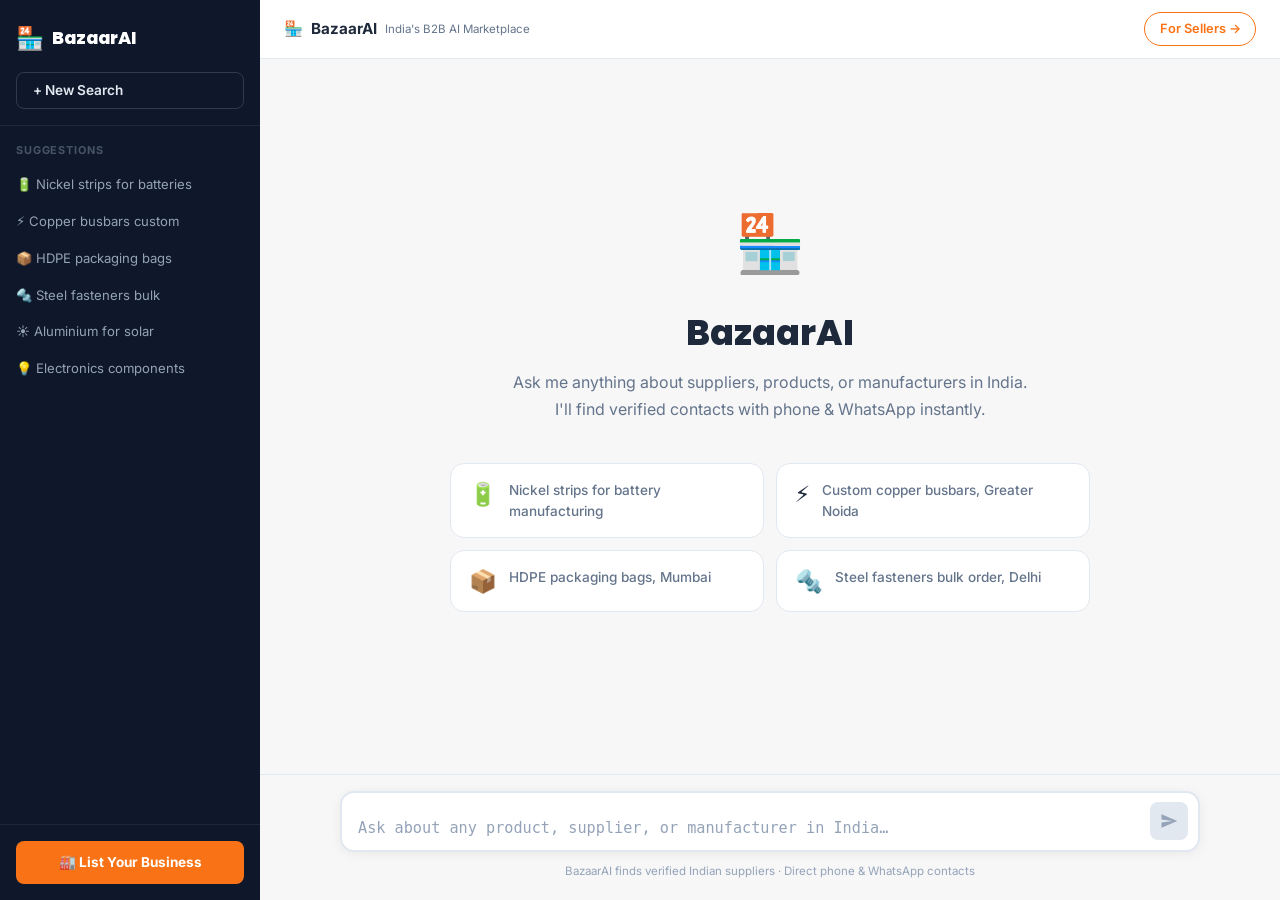
<file: index.html>
<!DOCTYPE html>
<html lang="en">
<head>
  <meta charset="UTF-8" />
  <meta name="viewport" content="width=device-width, initial-scale=1" />
  <title>BazaarAI — Ask Anything, Find Any Supplier</title>
  <link rel="preconnect" href="https://fonts.googleapis.com" />
  <link rel="preconnect" href="https://fonts.gstatic.com" crossorigin />
  <link href="https://fonts.googleapis.com/css2?family=Inter:wght@400;500;600;700&family=Poppins:wght@700;800&display=swap" rel="stylesheet" />
  <link rel="stylesheet" href="styles.css" />
</head>
<body>

<!-- SIDEBAR -->
<aside class="sidebar" id="sidebar">
  <div class="sidebar-top">
    <div class="sidebar-logo">
      <span>🏪</span>
      <span class="logo-text">BazaarAI</span>
    </div>
    <button class="new-chat-btn" id="newChatBtn">+ New Search</button>
  </div>
  <div class="sidebar-history">
    <p class="sidebar-section-label">Suggestions</p>
    <button class="history-item" data-q="I need nickel strips 0.15mm thick for 18650 battery pack assembly in Pune">🔋 Nickel strips for batteries</button>
    <button class="history-item" data-q="Looking for copper busbar manufacturer who can do custom shapes, need 500 pieces">⚡ Copper busbars custom</button>
    <button class="history-item" data-q="Need HDPE bags bulk order, 10000 pieces, custom print, Mumbai delivery">📦 HDPE packaging bags</button>
    <button class="history-item" data-q="Steel fasteners grade 8.8, bolts and nuts, 2 tonnes, Delhi NCR supplier">🔩 Steel fasteners bulk</button>
    <button class="history-item" data-q="Aluminium extrusion profiles for solar panel mounting structure">☀️ Aluminium for solar</button>
    <button class="history-item" data-q="Industrial PCB components and sensors, RoHS certified, low MOQ">💡 Electronics components</button>
  </div>
  <div class="sidebar-bottom">
    <a href="seller.html" class="sidebar-seller-link">🏭 List Your Business</a>
  </div>
</aside>

<!-- MAIN CHAT AREA -->
<main class="chat-main" id="chatMain">

  <!-- TOP BAR -->
  <div class="chat-topbar">
    <button class="topbar-menu" id="menuBtn">☰</button>
    <div class="topbar-brand">
      <span>🏪</span>
      <span>BazaarAI</span>
      <span class="topbar-sub">India's B2B AI Marketplace</span>
    </div>
    <a href="seller.html" class="topbar-seller-btn">For Sellers →</a>
  </div>

  <!-- MESSAGES -->
  <div class="messages-area" id="messagesArea">

    <!-- WELCOME SCREEN (shown initially) -->
    <div class="welcome-screen" id="welcomeScreen">
      <div class="welcome-logo">🏪</div>
      <h1 class="welcome-title">BazaarAI</h1>
      <p class="welcome-sub">Ask me anything about suppliers, products, or manufacturers in India.<br />I'll find verified contacts with phone &amp; WhatsApp instantly.</p>
      <div class="welcome-examples">
        <button class="example-card" data-q="I need pure nickel strips 0.15mm thick for battery manufacturing, 100kg, Delhi delivery">
          <span class="ex-icon">🔋</span>
          <span class="ex-text">Nickel strips for battery manufacturing</span>
        </button>
        <button class="example-card" data-q="Find me a copper busbar manufacturer near Greater Noida who can do custom dimensions with no tooling cost">
          <span class="ex-icon">⚡</span>
          <span class="ex-text">Custom copper busbars, Greater Noida</span>
        </button>
        <button class="example-card" data-q="Who are the top packaging bag manufacturers in Mumbai for HDPE bags, I need 10000 pieces">
          <span class="ex-icon">📦</span>
          <span class="ex-text">HDPE packaging bags, Mumbai</span>
        </button>
        <button class="example-card" data-q="I want to buy steel fasteners bolts grade 8.8 in bulk, 2 tonnes, who should I contact in Delhi NCR">
          <span class="ex-icon">🔩</span>
          <span class="ex-text">Steel fasteners bulk order, Delhi</span>
        </button>
      </div>
    </div>

    <!-- CHAT MESSAGES will be injected here -->
    <div id="chatMessages"></div>

  </div>

  <!-- INPUT BAR -->
  <div class="input-area">
    <div class="input-box">
      <textarea
        id="userInput"
        class="user-textarea"
        placeholder="Ask about any product, supplier, or manufacturer in India…"
        rows="1"
      ></textarea>
      <button class="send-btn" id="sendBtn" disabled>
        <svg viewBox="0 0 24 24"><path d="M2.01 21L23 12 2.01 3 2 10l15 2-15 2z"/></svg>
      </button>
    </div>
    <p class="input-note">BazaarAI finds verified Indian suppliers · Direct phone &amp; WhatsApp contacts</p>
  </div>

</main>

<script src="script.js"></script>
</body>
</html>
</file>
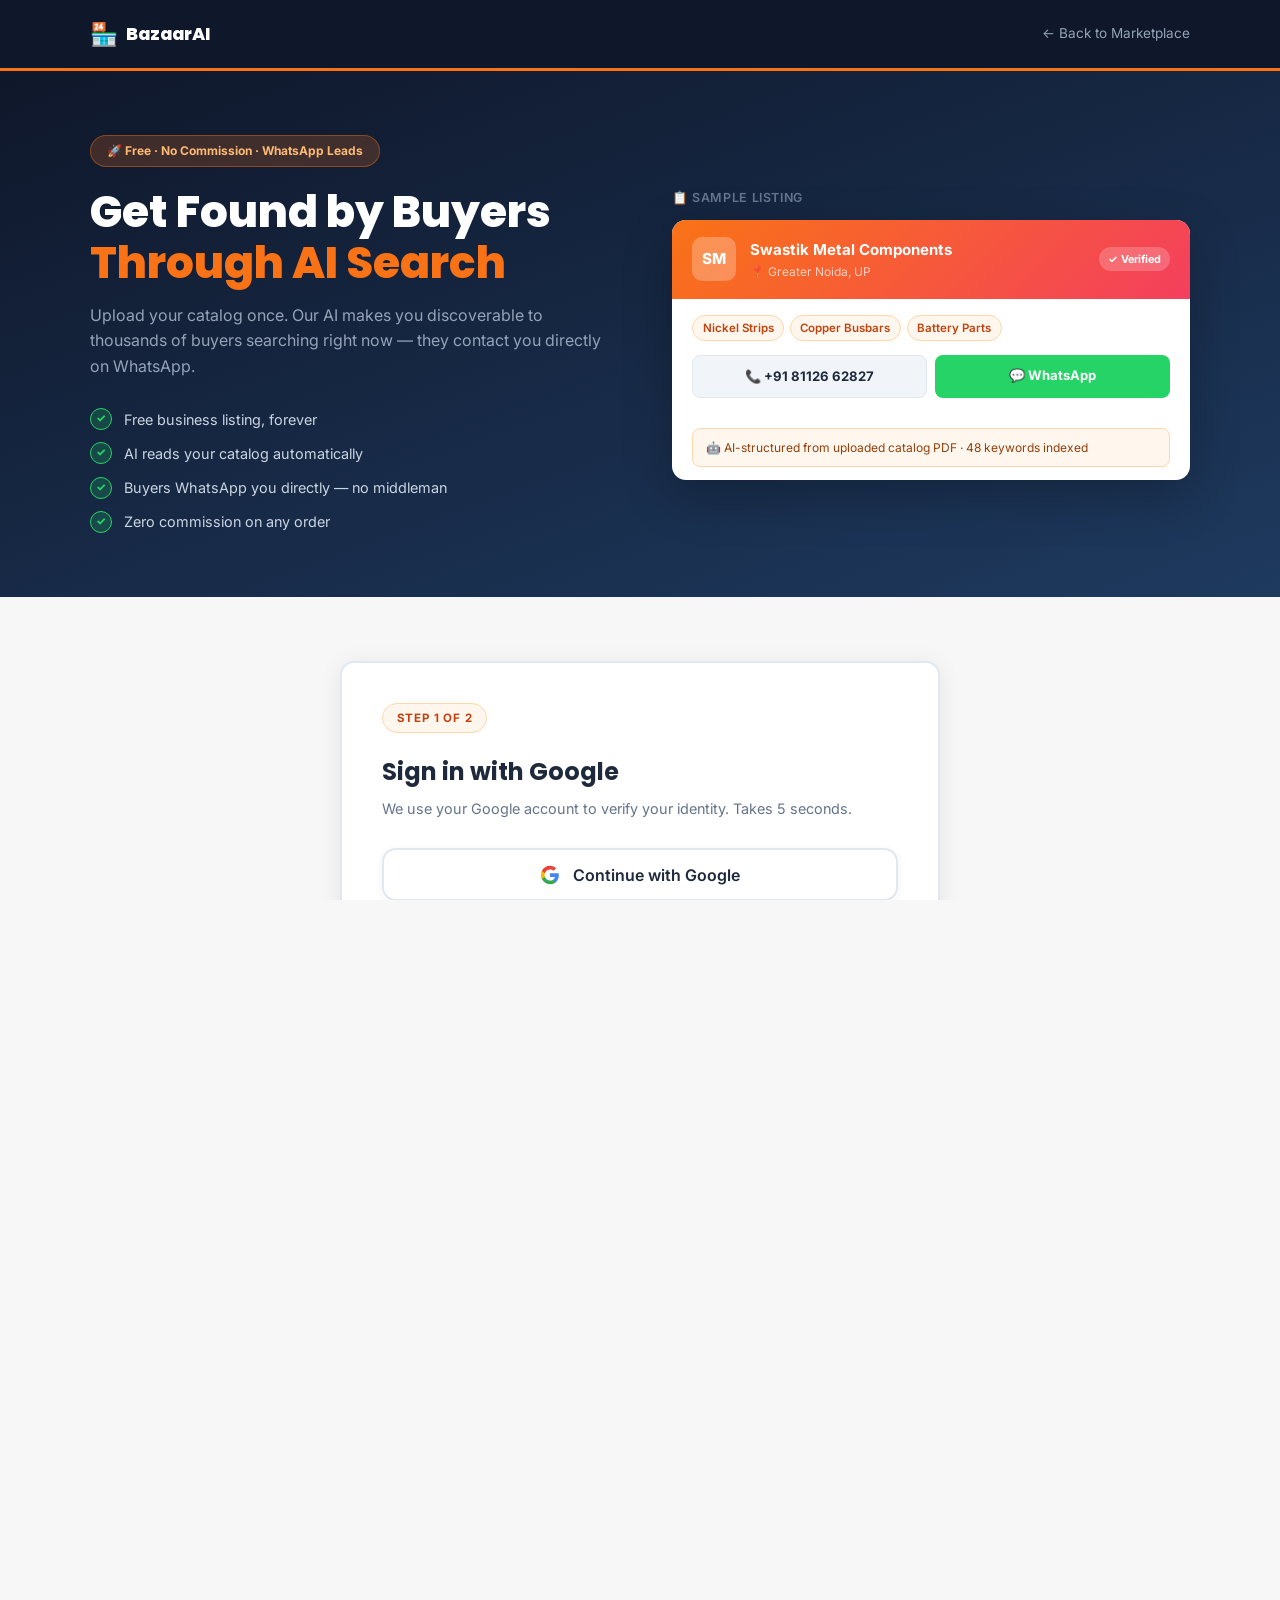
<file: seller.html>
<!DOCTYPE html>
<html lang="en">
<head>
  <meta charset="UTF-8" />
  <meta name="viewport" content="width=device-width, initial-scale=1" />
  <title>Seller Portal — BazaarAI</title>
  <link rel="preconnect" href="https://fonts.googleapis.com" />
  <link rel="preconnect" href="https://fonts.gstatic.com" crossorigin />
  <link href="https://fonts.googleapis.com/css2?family=Inter:wght@400;500;600;700&family=Poppins:wght@700;800&display=swap" rel="stylesheet" />
  <link rel="stylesheet" href="styles.css" />
</head>
<body class="seller">

<header class="s-header">
  <div class="s-header-inner">
    <div class="s-logo"><span>🏪</span><span>BazaarAI</span></div>
    <a href="index.html" class="s-back">← Back to Marketplace</a>
  </div>
</header>

<!-- HERO -->
<section class="s-hero">
  <div class="s-hero-inner">
    <div class="s-hero-text">
      <div class="s-badge">🚀 Free · No Commission · WhatsApp Leads</div>
      <h1>Get Found by Buyers<br /><span class="s-orange">Through AI Search</span></h1>
      <p class="s-hero-sub">Upload your catalog once. Our AI makes you discoverable to thousands of buyers searching right now — they contact you directly on WhatsApp.</p>
      <div class="s-perks">
        <div class="s-perk"><span class="s-perk-check">✓</span> Free business listing, forever</div>
        <div class="s-perk"><span class="s-perk-check">✓</span> AI reads your catalog automatically</div>
        <div class="s-perk"><span class="s-perk-check">✓</span> Buyers WhatsApp you directly — no middleman</div>
        <div class="s-perk"><span class="s-perk-check">✓</span> Zero commission on any order</div>
      </div>
    </div>
    <div>
      <p class="preview-label" style="color:#64748b;font-size:.78rem;font-weight:600;text-transform:uppercase;letter-spacing:.05em;margin-bottom:.75rem;">📋 Sample Listing</p>
      <div class="s-preview">
        <div class="sp-head">
          <div class="sp-av">SM</div>
          <div><p class="sp-name">Swastik Metal Components</p><p class="sp-loc">📍 Greater Noida, UP</p></div>
          <span class="sp-badge">✓ Verified</span>
        </div>
        <div class="sp-body">
          <div class="sp-tags"><span>Nickel Strips</span><span>Copper Busbars</span><span>Battery Parts</span></div>
          <div class="sp-btns"><div class="sp-ph">📞 +91 81126 62827</div><div class="sp-wa">💬 WhatsApp</div></div>
        </div>
        <div class="sp-ai">🤖 AI-structured from uploaded catalog PDF · 48 keywords indexed</div>
      </div>
    </div>
  </div>
</section>

<!-- SELLER FLOW -->
<section class="s-flow">
  <div class="s-flow-inner">

    <!-- STEP 1: LOGIN -->
    <div class="s-card" id="stepLogin">
      <div class="s-step-pill p1">Step 1 of 2</div>
      <h2>Sign in with Google</h2>
      <p class="s-sub">We use your Google account to verify your identity. Takes 5 seconds.</p>
      <button class="btn-google" id="googleLoginBtn">
        <svg width="20" height="20" viewBox="0 0 24 24">
          <path fill="#4285F4" d="M22.56 12.25c0-.78-.07-1.53-.2-2.25H12v4.26h5.92c-.26 1.37-1.04 2.53-2.21 3.31v2.77h3.57c2.08-1.92 3.28-4.74 3.28-8.09z"/>
          <path fill="#34A853" d="M12 23c2.97 0 5.46-.98 7.28-2.66l-3.57-2.77c-.98.66-2.23 1.06-3.71 1.06-2.86 0-5.29-1.93-6.16-4.53H2.18v2.84C3.99 20.53 7.7 23 12 23z"/>
          <path fill="#FBBC05" d="M5.84 14.09c-.22-.66-.35-1.36-.35-2.09s.13-1.43.35-2.09V7.07H2.18C1.43 8.55 1 10.22 1 12s.43 3.45 1.18 4.93l3.66-2.84z"/>
          <path fill="#EA4335" d="M12 5.38c1.62 0 3.06.56 4.21 1.64l3.15-3.15C17.45 2.09 14.97 1 12 1 7.7 1 3.99 3.47 2.18 7.07l3.66 2.84c.87-2.6 3.3-4.53 6.16-4.53z"/>
        </svg>
        Continue with Google
      </button>
      <p class="s-note">By signing in you agree to our Terms of Service.</p>
    </div>

    <!-- STEP 2: UPLOAD -->
    <div class="s-card hidden" id="stepUpload">
      <div class="s-step-pill p2">Step 2 of 2</div>
      <div class="s-logged" id="loggedBar">
        <div class="s-logged-dot"></div>
        <span id="loggedEmail">seller@gmail.com</span>
        <span class="s-logged-ok">✓ Signed In</span>
      </div>
      <h2>Upload Your Business Details</h2>
      <p class="s-sub">Add a few quick details, then upload your catalog or product docs. Our AI handles the rest.</p>

      <div class="s-qrow">
        <label class="s-label">Business Name *<input type="text" id="bizName" placeholder="e.g. Swastik Metal Components" /></label>
        <label class="s-label">WhatsApp Number *
          <div class="s-wa-row">
            <span class="s-wa-pre">🇮🇳 +91</span>
            <input type="tel" id="waNumber" placeholder="10-digit number" maxlength="10" />
          </div>
        </label>
      </div>
      <div class="s-qrow">
        <label class="s-label">City / Location *<input type="text" id="bizCity" placeholder="e.g. Greater Noida, UP" /></label>
        <label class="s-label">What do you sell? *<input type="text" id="bizProduct" placeholder="e.g. Nickel strips, copper busbars" /></label>
      </div>

      <div class="s-upload-zone" id="uploadZone"
           ondragover="event.preventDefault(); this.classList.add('drag-over')"
           ondragleave="this.classList.remove('drag-over')"
           ondrop="handleDrop(event)">
        <div id="uzIdle">
          <div class="uz-icon">📂</div>
          <p class="uz-title">Drag &amp; drop your files here</p>
          <p class="uz-sub">Catalog PDF · Product images · Price list · Brochure · Any format is fine</p>
          <input type="file" id="fileInput" multiple accept=".pdf,.doc,.docx,.xls,.xlsx,.jpg,.jpeg,.png,.ppt,.pptx" hidden />
          <button class="btn-choose" onclick="document.getElementById('fileInput').click()">Choose Files</button>
        </div>
        <div id="uzFilled" class="hidden">
          <div class="file-list" id="fileList"></div>
          <button class="btn-more-files" onclick="document.getElementById('fileInput').click()">+ Add More Files</button>
        </div>
      </div>

      <button class="btn-submit" id="submitBtn">🚀 Submit &amp; Go Live</button>
      <p class="s-note">Our AI processes your files in ~2 minutes and makes your listing searchable instantly.</p>
    </div>

    <!-- STEP 3: SUCCESS -->
    <div class="s-card hidden" id="stepSuccess">
      <div class="s-success">
        <div class="s-tick">✓</div>
        <h2>You're Live! 🎉</h2>
        <p class="s-sub">Your listing is now live on BazaarAI. Buyers will find you through AI search and contact you on WhatsApp.</p>
        <div class="s-success-stats">
          <div class="ss-item"><span class="ss-n" id="ssProducts">0</span><span class="ss-l">Products Indexed</span></div>
          <div class="ss-item"><span class="ss-n" id="ssKeywords">0</span><span class="ss-l">Keywords Generated</span></div>
          <div class="ss-item"><span class="ss-n" id="ssTime">--</span><span class="ss-l">Est. First Lead</span></div>
        </div>
        <div class="s-success-btns">
          <a href="index.html" class="btn-see">See How Buyers Find You →</a>
          <button class="btn-more" onclick="addMoreDocs()">Upload More Documents</button>
        </div>
      </div>
    </div>

  </div>
</section>

<script src="script.js"></script>
</body>
</html>
</file>
<file: styles.css>
/* ── TOKENS ── */
:root {
  --sidebar-w: 260px;
  --orange: #f97316;
  --orange-dark: #ea580c;
  --green: #25d366;
  --ink: #1e293b;
  --muted: #64748b;
  --line: #e2e8f0;
  --surface: #ffffff;
  --bg: #f7f7f8;
  --navy: #0f172a;
  --ai-bubble: #ffffff;
  --user-bubble: #1e3a5f;
  --radius: 14px;
  --radius-sm: 8px;
}

*, *::before, *::after { box-sizing: border-box; margin: 0; padding: 0; }
html, body { height: 100%; overflow: hidden; }
body { font-family: "Inter", system-ui, sans-serif; color: var(--ink); background: var(--bg); display: flex; font-size: 15px; line-height: 1.6; }
a { color: inherit; text-decoration: none; }
button { font-family: inherit; cursor: pointer; border: none; background: none; }

/* ══════════════════════════
   SIDEBAR
══════════════════════════ */
.sidebar {
  width: var(--sidebar-w);
  background: var(--navy);
  display: flex;
  flex-direction: column;
  flex-shrink: 0;
  height: 100vh;
  overflow: hidden;
}
.sidebar-top {
  padding: 1.25rem 1rem 1rem;
  border-bottom: 1px solid rgba(255,255,255,.07);
}
.sidebar-logo {
  display: flex;
  align-items: center;
  gap: .5rem;
  margin-bottom: 1rem;
}
.sidebar-logo span:first-child { font-size: 1.4rem; }
.logo-text { font-family: "Poppins", sans-serif; font-weight: 800; font-size: 1.1rem; color: #fff; }
.new-chat-btn {
  width: 100%;
  padding: .6rem 1rem;
  border-radius: var(--radius-sm);
  border: 1px solid rgba(255,255,255,.15);
  color: #e2e8f0;
  font-size: .85rem;
  font-weight: 600;
  transition: all .15s;
  text-align: left;
}
.new-chat-btn:hover { background: rgba(255,255,255,.08); }

.sidebar-section-label {
  font-size: .68rem;
  font-weight: 700;
  text-transform: uppercase;
  letter-spacing: .08em;
  color: #475569;
  padding: 1rem 1rem .4rem;
}
.sidebar-history { flex: 1; overflow-y: auto; padding-bottom: 1rem; }
.history-item {
  display: block;
  width: 100%;
  padding: .65rem 1rem;
  font-size: .82rem;
  color: #94a3b8;
  text-align: left;
  border-radius: var(--radius-sm);
  transition: all .15s;
  white-space: nowrap;
  overflow: hidden;
  text-overflow: ellipsis;
}
.history-item:hover { background: rgba(255,255,255,.07); color: #e2e8f0; }

.sidebar-bottom {
  padding: 1rem;
  border-top: 1px solid rgba(255,255,255,.07);
}
.sidebar-seller-link {
  display: block;
  padding: .65rem 1rem;
  border-radius: var(--radius-sm);
  background: var(--orange);
  color: #fff;
  font-size: .85rem;
  font-weight: 700;
  text-align: center;
  transition: background .15s;
}
.sidebar-seller-link:hover { background: var(--orange-dark); }

/* ══════════════════════════
   CHAT MAIN
══════════════════════════ */
.chat-main {
  flex: 1;
  display: flex;
  flex-direction: column;
  height: 100vh;
  overflow: hidden;
  min-width: 0;
}

/* TOP BAR */
.chat-topbar {
  display: flex;
  align-items: center;
  gap: 1rem;
  padding: .75rem 1.5rem;
  border-bottom: 1px solid var(--line);
  background: var(--surface);
  flex-shrink: 0;
}
.topbar-menu {
  font-size: 1.2rem;
  color: var(--muted);
  display: none;
}
.topbar-brand {
  display: flex;
  align-items: center;
  gap: .5rem;
  font-weight: 700;
  font-size: .95rem;
}
.topbar-sub {
  font-size: .72rem;
  color: var(--muted);
  font-weight: 400;
}
.topbar-seller-btn {
  margin-left: auto;
  font-size: .8rem;
  font-weight: 600;
  color: var(--orange);
  border: 1.5px solid var(--orange);
  padding: .35rem .9rem;
  border-radius: 99px;
  transition: all .15s;
}
.topbar-seller-btn:hover { background: var(--orange); color: #fff; }

/* MESSAGES AREA */
.messages-area {
  flex: 1;
  overflow-y: auto;
  padding: 2rem 0;
  scroll-behavior: smooth;
}
.messages-area::-webkit-scrollbar { width: 4px; }
.messages-area::-webkit-scrollbar-thumb { background: var(--line); border-radius: 2px; }

/* ── WELCOME SCREEN ── */
.welcome-screen {
  display: flex;
  flex-direction: column;
  align-items: center;
  justify-content: center;
  text-align: center;
  padding: 3rem 1.5rem;
  min-height: 70vh;
}
.welcome-logo { font-size: 3.5rem; margin-bottom: 1rem; }
.welcome-title {
  font-family: "Poppins", sans-serif;
  font-size: 2.2rem;
  font-weight: 800;
  color: var(--ink);
  margin-bottom: .5rem;
}
.welcome-sub {
  color: var(--muted);
  font-size: 1rem;
  max-width: 520px;
  margin-bottom: 2.5rem;
  line-height: 1.7;
}
.welcome-examples {
  display: grid;
  grid-template-columns: 1fr 1fr;
  gap: .75rem;
  max-width: 640px;
  width: 100%;
}
.example-card {
  display: flex;
  align-items: flex-start;
  gap: .75rem;
  padding: 1rem 1.1rem;
  border: 1.5px solid var(--line);
  border-radius: var(--radius);
  background: var(--surface);
  text-align: left;
  transition: all .18s;
  color: var(--ink);
}
.example-card:hover { border-color: var(--orange); box-shadow: 0 4px 16px rgba(249,115,22,.12); }
.ex-icon { font-size: 1.4rem; flex-shrink: 0; }
.ex-text { font-size: .85rem; font-weight: 500; color: var(--muted); line-height: 1.5; }

/* ── MESSAGE ROW ── */
.msg-row {
  display: flex;
  padding: .5rem 1.5rem;
  max-width: 860px;
  margin: 0 auto;
  width: 100%;
  gap: 1rem;
  animation: fadeUp .25s ease;
}
@keyframes fadeUp { from{opacity:0;transform:translateY(8px)} to{opacity:1;transform:none} }

/* User message */
.msg-row.user { flex-direction: row-reverse; }
.msg-row.user .msg-bubble {
  background: var(--user-bubble);
  color: #fff;
  border-radius: 18px 4px 18px 18px;
  max-width: 72%;
}

/* AI message */
.msg-row.ai .msg-bubble {
  background: var(--ai-bubble);
  color: var(--ink);
  border: 1.5px solid var(--line);
  border-radius: 4px 18px 18px 18px;
  max-width: 90%;
  box-shadow: 0 2px 8px rgba(0,0,0,.05);
}

.msg-avatar {
  width: 34px;
  height: 34px;
  border-radius: 50%;
  display: flex;
  align-items: center;
  justify-content: center;
  font-size: .85rem;
  font-weight: 700;
  flex-shrink: 0;
  margin-top: 2px;
}
.msg-row.user .msg-avatar { background: var(--user-bubble); color: #fff; }
.msg-row.ai  .msg-avatar { background: linear-gradient(135deg, var(--orange), #f43f5e); color: #fff; font-size: 1rem; }

.msg-bubble {
  padding: .9rem 1.1rem;
  font-size: .925rem;
  line-height: 1.7;
  word-break: break-word;
}
.msg-bubble p { margin-bottom: .6rem; }
.msg-bubble p:last-child { margin-bottom: 0; }
.msg-bubble strong { font-weight: 700; }
.msg-bubble em { font-style: italic; color: var(--muted); }

/* ── TYPING INDICATOR ── */
.typing-indicator {
  display: flex;
  align-items: center;
  gap: 5px;
  padding: .85rem 1.1rem;
}
.typing-dot {
  width: 7px; height: 7px;
  background: #94a3b8;
  border-radius: 50%;
  animation: typingBounce 1.3s infinite;
}
.typing-dot:nth-child(2) { animation-delay: .15s; }
.typing-dot:nth-child(3) { animation-delay: .3s; }
@keyframes typingBounce { 0%,60%,100%{transform:translateY(0)} 30%{transform:translateY(-6px)} }

/* ── SUPPLIER CARDS (inline in AI message) ── */
.suppliers-inline {
  display: flex;
  flex-direction: column;
  gap: .75rem;
  margin-top: .85rem;
}
.sup-card {
  border: 1.5px solid var(--line);
  border-radius: var(--radius);
  overflow: hidden;
  background: #fff;
  transition: box-shadow .2s;
}
.sup-card:hover { box-shadow: 0 4px 20px rgba(0,0,0,.1); }

.sup-card-header {
  display: flex;
  align-items: center;
  gap: .85rem;
  padding: .85rem 1rem;
  background: linear-gradient(135deg, #1e3a5f, #0f172a);
}
.sup-avatar {
  width: 42px; height: 42px;
  border-radius: var(--radius-sm);
  background: rgba(255,255,255,.15);
  display: flex; align-items: center; justify-content: center;
  font-weight: 800; font-size: .95rem; color: #fff; flex-shrink: 0;
}
.sup-name { color: #fff; font-weight: 700; font-size: .95rem; line-height: 1.25; }
.sup-loc  { color: rgba(255,255,255,.6); font-size: .75rem; }
.sup-verified { margin-left: auto; background: rgba(255,255,255,.15); color: #fff; font-size: .65rem; font-weight: 700; padding: .2rem .55rem; border-radius: 99px; border: 1px solid rgba(255,255,255,.2); flex-shrink: 0; }

.sup-card-body { padding: .85rem 1rem; }
.sup-tags { display: flex; flex-wrap: wrap; gap: .35rem; margin-bottom: .65rem; }
.sup-tag { background: #fff7ed; color: #c2410c; border: 1px solid #fed7aa; border-radius: 99px; padding: .18rem .6rem; font-size: .72rem; font-weight: 600; }
.sup-detail { font-size: .82rem; color: var(--muted); margin-bottom: .75rem; line-height: 1.5; }
.sup-detail strong { color: var(--ink); }

.sup-actions { display: grid; grid-template-columns: 1fr 1fr; gap: .5rem; }
.sup-phone, .sup-wa {
  display: flex; align-items: center; justify-content: center; gap: .5rem;
  padding: .6rem .75rem;
  border-radius: var(--radius-sm);
  font-size: .82rem; font-weight: 700;
  transition: all .15s;
  text-decoration: none;
}
.sup-phone { background: #f1f5f9; color: var(--ink); border: 1.5px solid var(--line); }
.sup-phone:hover { border-color: #94a3b8; background: #e2e8f0; }
.sup-wa { background: var(--green); color: #fff; }
.sup-wa:hover { background: #1da851; }

.sup-footer {
  display: flex; align-items: center; justify-content: space-between;
  padding: .5rem 1rem;
  background: #f8fafc;
  border-top: 1px solid var(--line);
  font-size: .75rem; color: var(--muted);
}
.sup-rating { color: #92400e; font-weight: 600; }

/* ── INPUT AREA ── */
.input-area {
  padding: 1rem 1.5rem 1.25rem;
  background: var(--bg);
  border-top: 1px solid var(--line);
  flex-shrink: 0;
}
.input-box {
  display: flex;
  align-items: flex-end;
  gap: .75rem;
  background: var(--surface);
  border: 2px solid var(--line);
  border-radius: var(--radius);
  padding: .6rem .6rem .6rem 1rem;
  transition: border-color .2s, box-shadow .2s;
  max-width: 860px;
  margin: 0 auto;
  box-shadow: 0 2px 12px rgba(0,0,0,.06);
}
.input-box:focus-within { border-color: var(--orange); box-shadow: 0 0 0 3px rgba(249,115,22,.12); }
.user-textarea {
  flex: 1;
  border: none;
  outline: none;
  resize: none;
  font-size: .95rem;
  background: transparent;
  color: var(--ink);
  max-height: 160px;
  line-height: 1.6;
  overflow-y: auto;
}
.user-textarea::placeholder { color: #94a3b8; }
.send-btn {
  width: 38px; height: 38px;
  background: var(--orange);
  border-radius: var(--radius-sm);
  display: flex; align-items: center; justify-content: center;
  transition: all .15s;
  flex-shrink: 0;
}
.send-btn:disabled { background: #e2e8f0; cursor: not-allowed; }
.send-btn:not(:disabled):hover { background: var(--orange-dark); }
.send-btn svg { width: 18px; height: 18px; fill: #fff; }
.send-btn:disabled svg { fill: #94a3b8; }
.input-note {
  text-align: center;
  font-size: .72rem;
  color: #94a3b8;
  margin-top: .6rem;
  max-width: 860px;
  margin-left: auto;
  margin-right: auto;
}

/* ══════════════════════════
   SELLER PAGE
══════════════════════════ */
body.seller { display: block; overflow: auto; }

.s-header {
  background: var(--navy);
  padding: 1rem 0;
  border-bottom: 3px solid var(--orange);
  position: sticky; top: 0; z-index: 10;
}
.s-header-inner {
  width: min(1100px,94vw); margin: 0 auto;
  display: flex; align-items: center; justify-content: space-between;
}
.s-logo { display: flex; align-items: center; gap: .5rem; }
.s-logo span:first-child { font-size: 1.4rem; }
.s-logo span:last-child { font-family:"Poppins",sans-serif; font-weight:800; font-size:1.1rem; color:#fff; }
.s-back { color:#94a3b8; font-size:.85rem; transition:color .15s; }
.s-back:hover { color:#fff; }

.s-hero {
  background: linear-gradient(160deg, var(--navy) 0%, #1e3a5f 100%);
  padding: 4rem 0;
}
.s-hero-inner {
  width: min(1100px,94vw); margin: 0 auto;
  display: grid; grid-template-columns: 1fr 1fr; gap: 4rem; align-items: center;
}
.s-badge {
  display: inline-block;
  background: rgba(249,115,22,.2); border: 1px solid rgba(249,115,22,.4);
  color: #fdba74; font-size: .75rem; font-weight: 700;
  padding: .35rem 1rem; border-radius: 99px; margin-bottom: 1.25rem;
}
.s-hero-text h1 {
  font-family: "Poppins", sans-serif;
  font-size: clamp(1.75rem, 3.5vw, 2.75rem);
  font-weight: 800; color: #fff; line-height: 1.15; margin-bottom: .9rem;
}
.s-orange { color: var(--orange); }
.s-hero-sub { color: #94a3b8; font-size: 1rem; margin-bottom: 1.75rem; }
.s-perks { display: flex; flex-direction: column; gap: .7rem; }
.s-perk { display: flex; align-items: center; gap: .75rem; color: #cbd5e1; font-size: .9rem; }
.s-perk-check { width: 22px; height: 22px; border-radius: 50%; background: rgba(37,211,102,.2); border: 1.5px solid var(--green); color: var(--green); display: flex; align-items: center; justify-content: center; font-size: .7rem; font-weight: 800; flex-shrink: 0; }

/* Preview card in seller hero */
.s-preview { background:#fff; border-radius: var(--radius); overflow: hidden; box-shadow: 0 16px 48px rgba(0,0,0,.25); }
.sp-head { background: linear-gradient(135deg, var(--orange), #f43f5e); padding: 1.1rem 1.25rem; display: flex; align-items: center; gap: .85rem; }
.sp-av { width:44px; height:44px; background:rgba(255,255,255,.25); border-radius:10px; display:flex; align-items:center; justify-content:center; font-weight:800; color:#fff; font-size:.95rem; }
.sp-name { color:#fff; font-weight:700; }
.sp-loc { color:rgba(255,255,255,.7); font-size:.75rem; }
.sp-badge { margin-left:auto; background:rgba(255,255,255,.2); color:#fff; font-size:.68rem; font-weight:700; padding:.2rem .55rem; border-radius:99px; }
.sp-body { padding:1rem 1.25rem; }
.sp-tags { display:flex; flex-wrap:wrap; gap:.35rem; margin-bottom:.85rem; }
.sp-tags span { background:#fff7ed; color:#c2410c; border:1px solid #fed7aa; border-radius:99px; padding:.18rem .6rem; font-size:.72rem; font-weight:600; }
.sp-btns { display:grid; grid-template-columns:1fr 1fr; gap:.5rem; }
.sp-ph { padding:.65rem; background:#f1f5f9; border:1.5px solid var(--line); border-radius:var(--radius-sm); text-align:center; font-size:.82rem; font-weight:700; }
.sp-wa { padding:.65rem; background:var(--green); color:#fff; border-radius:var(--radius-sm); text-align:center; font-size:.82rem; font-weight:700; }
.sp-ai { margin:.85rem 1.25rem; background:#fff7ed; border:1px solid #fed7aa; border-radius:var(--radius-sm); padding:.55rem .8rem; font-size:.75rem; color:#92400e; }

/* Seller flow */
.s-flow { background: #f7f7f8; padding: 4rem 0 5rem; }
.s-flow-inner { width: min(600px, 94vw); margin: 0 auto; }
.s-card {
  background: #fff;
  border-radius: var(--radius);
  padding: 2.5rem;
  box-shadow: 0 4px 24px rgba(0,0,0,.08);
  border: 2px solid var(--line);
}
.s-step-pill { display:inline-block; font-size:.72rem; font-weight:700; letter-spacing:.07em; text-transform:uppercase; padding:.3rem .85rem; border-radius:99px; margin-bottom:1.25rem; }
.s-step-pill.p1 { background:#fff7ed; color:#c2410c; border:1px solid #fed7aa; }
.s-step-pill.p2 { background:#eff6ff; color:#1d4ed8; border:1px solid #bfdbfe; }
.s-card h2 { font-family:"Poppins",sans-serif; font-size:1.5rem; font-weight:700; margin-bottom:.35rem; }
.s-sub { color:var(--muted); font-size:.9rem; margin-bottom:1.75rem; }

.btn-google {
  width:100%; display:flex; align-items:center; justify-content:center; gap:.85rem;
  padding:.9rem 1.5rem; border:2px solid var(--line); border-radius:var(--radius);
  background:#fff; font-size:1rem; font-weight:600; cursor:pointer; color:var(--ink);
  transition:all .15s; box-shadow:0 2px 8px rgba(0,0,0,.06);
}
.btn-google:hover { border-color:#9ca3af; box-shadow:0 4px 16px rgba(0,0,0,.1); }

.s-note { text-align:center; font-size:.78rem; color:var(--muted); margin-top:.85rem; }

.s-logged { display:flex; align-items:center; gap:.6rem; background:#f0fdf4; border:1.5px solid #bbf7d0; border-radius:var(--radius-sm); padding:.6rem 1rem; font-size:.85rem; margin-bottom:1.5rem; }
.s-logged-dot { width:8px; height:8px; background:var(--green); border-radius:50%; }
.s-logged-ok { margin-left:auto; color:#16a34a; font-weight:700; font-size:.8rem; }

.s-qrow { display:grid; grid-template-columns:1fr 1fr; gap:1rem; margin-bottom:1rem; }
.s-label { display:flex; flex-direction:column; gap:.35rem; font-size:.83rem; font-weight:600; color:var(--ink); margin-bottom:.75rem; }
.s-label input { padding:.65rem .9rem; border:2px solid var(--line); border-radius:var(--radius-sm); font-size:.9rem; color:var(--ink); outline:none; width:100%; transition:border-color .15s; }
.s-label input:focus { border-color:var(--orange); box-shadow:0 0 0 3px rgba(249,115,22,.12); }
.s-wa-row { display:flex; align-items:center; border:2px solid var(--line); border-radius:var(--radius-sm); overflow:hidden; transition:border-color .15s; }
.s-wa-row:focus-within { border-color:var(--orange); }
.s-wa-pre { padding:.65rem .75rem; background:#f8fafc; border-right:1.5px solid var(--line); font-size:.85rem; white-space:nowrap; }
.s-wa-row input { flex:1; border:none; outline:none; padding:.65rem .75rem; font-size:.9rem; }

.s-upload-zone {
  border:3px dashed var(--line); border-radius:var(--radius);
  padding:2.5rem 1.5rem; text-align:center; background:#f8fafc;
  transition:all .2s; margin-bottom:1.5rem;
}
.s-upload-zone.drag-over { border-color:var(--orange); background:#fff7ed; }
.s-upload-zone.filled { border-color:#16a34a; border-style:solid; background:#f0fdf4; }
.uz-icon { font-size:2.75rem; margin-bottom:.75rem; }
.uz-title { font-weight:700; font-size:1rem; margin-bottom:.35rem; }
.uz-sub { color:var(--muted); font-size:.82rem; margin-bottom:1.25rem; }
.btn-choose { background:#fff; border:2px solid var(--orange); color:var(--orange); padding:.6rem 1.5rem; border-radius:var(--radius-sm); font-size:.9rem; font-weight:700; cursor:pointer; transition:all .15s; }
.btn-choose:hover { background:var(--orange); color:#fff; }
.file-list { display:flex; flex-direction:column; gap:.5rem; margin-bottom:1rem; }
.file-row { display:flex; align-items:center; gap:.75rem; background:#fff; border:1.5px solid var(--line); border-radius:var(--radius-sm); padding:.6rem .9rem; font-size:.84rem; font-weight:500; }
.file-row .fsz { color:var(--muted); font-size:.75rem; margin-left:auto; }
.btn-more-files { color:var(--orange); font-weight:600; font-size:.84rem; cursor:pointer; text-decoration:underline; border:none; background:none; }

.btn-submit {
  width:100%; padding:1rem; background:linear-gradient(135deg,var(--orange),#f43f5e);
  color:#fff; border:none; border-radius:var(--radius); font-size:1.05rem; font-weight:700;
  cursor:pointer; transition:all .15s; box-shadow:0 4px 20px rgba(249,115,22,.35); letter-spacing:.01em;
}
.btn-submit:hover { transform:translateY(-1px); box-shadow:0 6px 28px rgba(249,115,22,.45); }
.btn-submit:disabled { opacity:.65; cursor:not-allowed; transform:none; }

/* Success */
.s-success { text-align:center; }
.s-tick { width:72px; height:72px; background:#f0fdf4; border:3px solid #16a34a; border-radius:50%; display:flex; align-items:center; justify-content:center; font-size:2rem; color:#16a34a; margin:0 auto 1.25rem; }
.s-success h2 { font-family:"Poppins",sans-serif; font-size:1.75rem; font-weight:700; margin-bottom:.4rem; }
.s-success-stats { display:grid; grid-template-columns:repeat(3,1fr); gap:1rem; background:#f8fafc; border-radius:var(--radius); padding:1.5rem; margin:1.5rem 0; border:2px solid var(--line); }
.ss-item { text-align:center; }
.ss-n { display:block; font-family:"Poppins",sans-serif; font-size:2rem; font-weight:700; color:var(--orange); }
.ss-l { font-size:.75rem; color:var(--muted); }
.s-success-btns { display:flex; flex-direction:column; gap:.75rem; }
.btn-see { display:block; text-align:center; background:var(--orange); color:#fff; padding:.9rem; border-radius:var(--radius); font-weight:700; transition:background .15s; }
.btn-see:hover { background:var(--orange-dark); }
.btn-more { background:transparent; border:2px solid var(--line); color:var(--muted); padding:.85rem; border-radius:var(--radius); font-size:.9rem; font-weight:600; width:100%; cursor:pointer; transition:all .15s; }
.btn-more:hover { border-color:var(--orange); color:var(--orange); }

/* ── RESPONSIVE ── */
@media (max-width: 768px) {
  .sidebar { display: none; position: fixed; z-index: 200; }
  .sidebar.open { display: flex; }
  .topbar-menu { display: block; }
  .welcome-examples { grid-template-columns: 1fr; }
  .msg-row { padding: .5rem 1rem; }
  .input-area { padding: .75rem 1rem 1rem; }
  .s-hero-inner { grid-template-columns: 1fr; }
  .s-preview { display: none; }
  .s-qrow { grid-template-columns: 1fr; }
  .s-success-stats { grid-template-columns: 1fr 1fr; }
}
</file>
